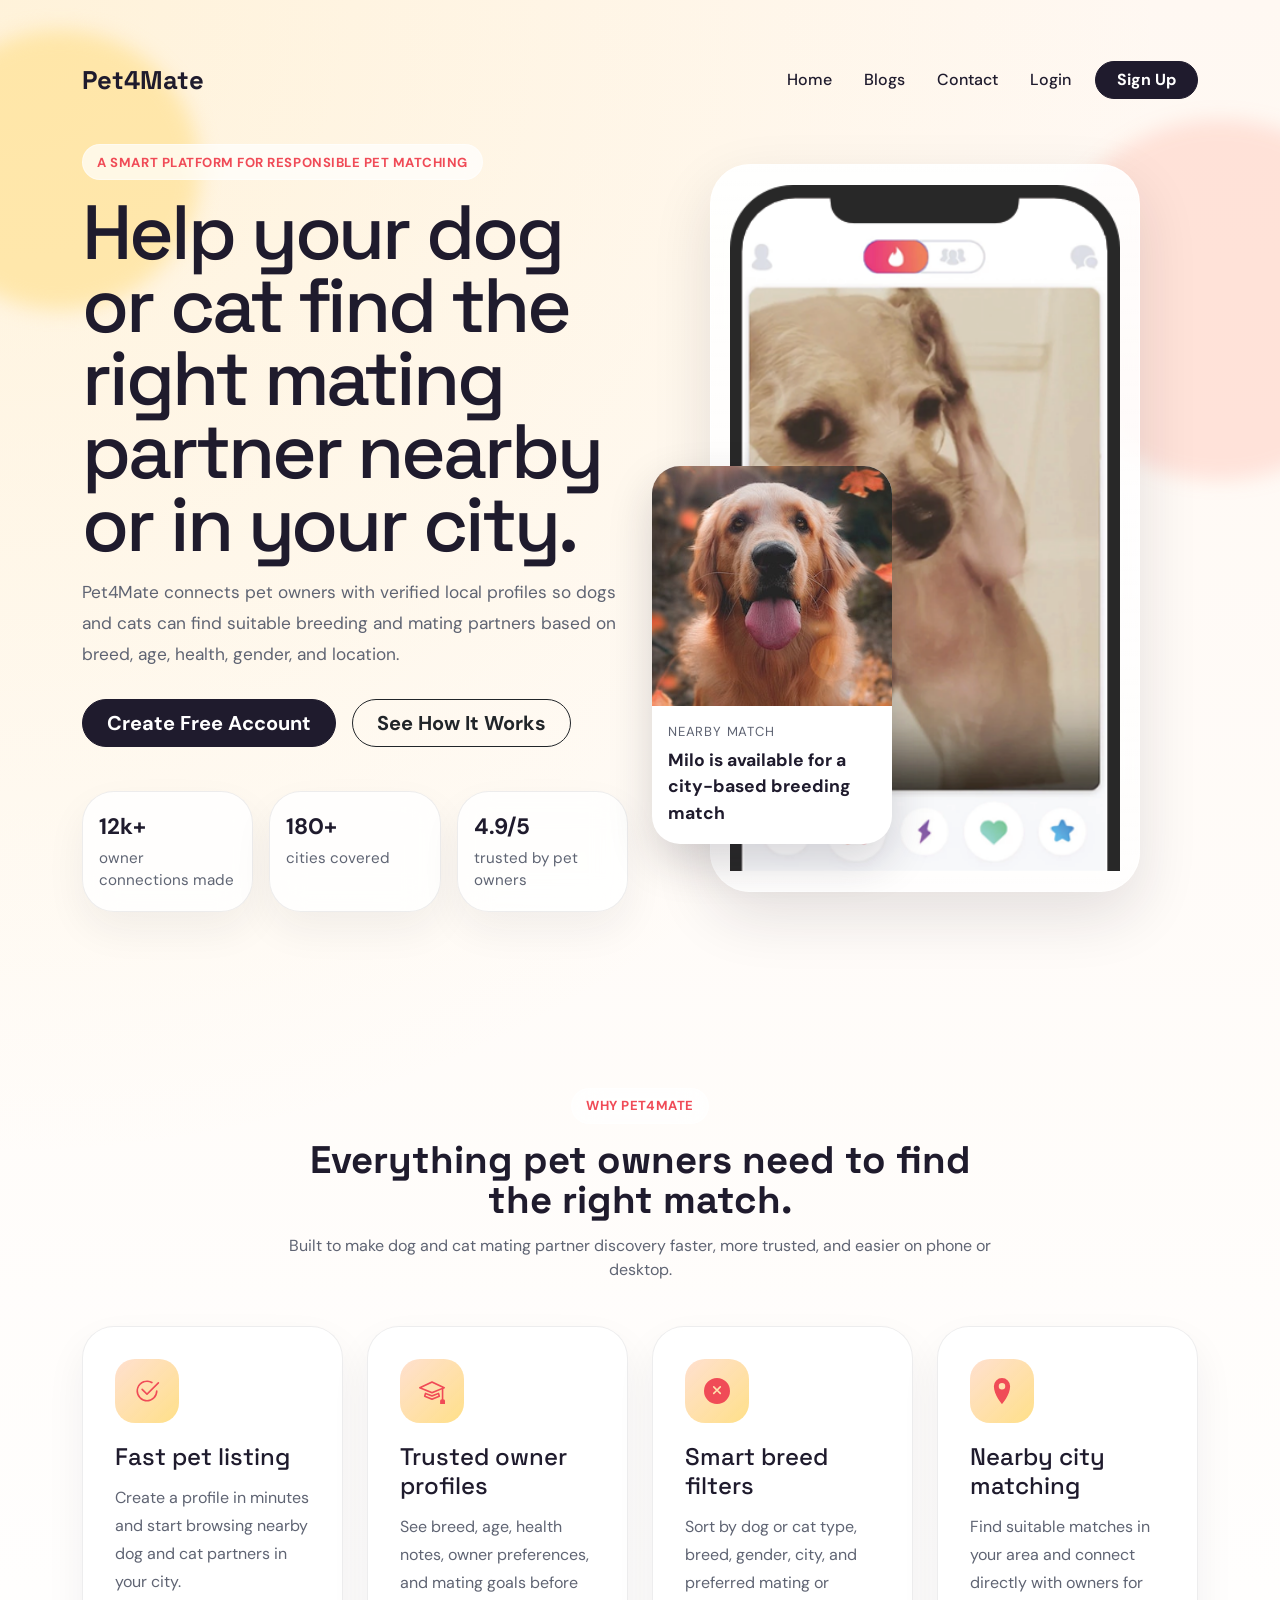
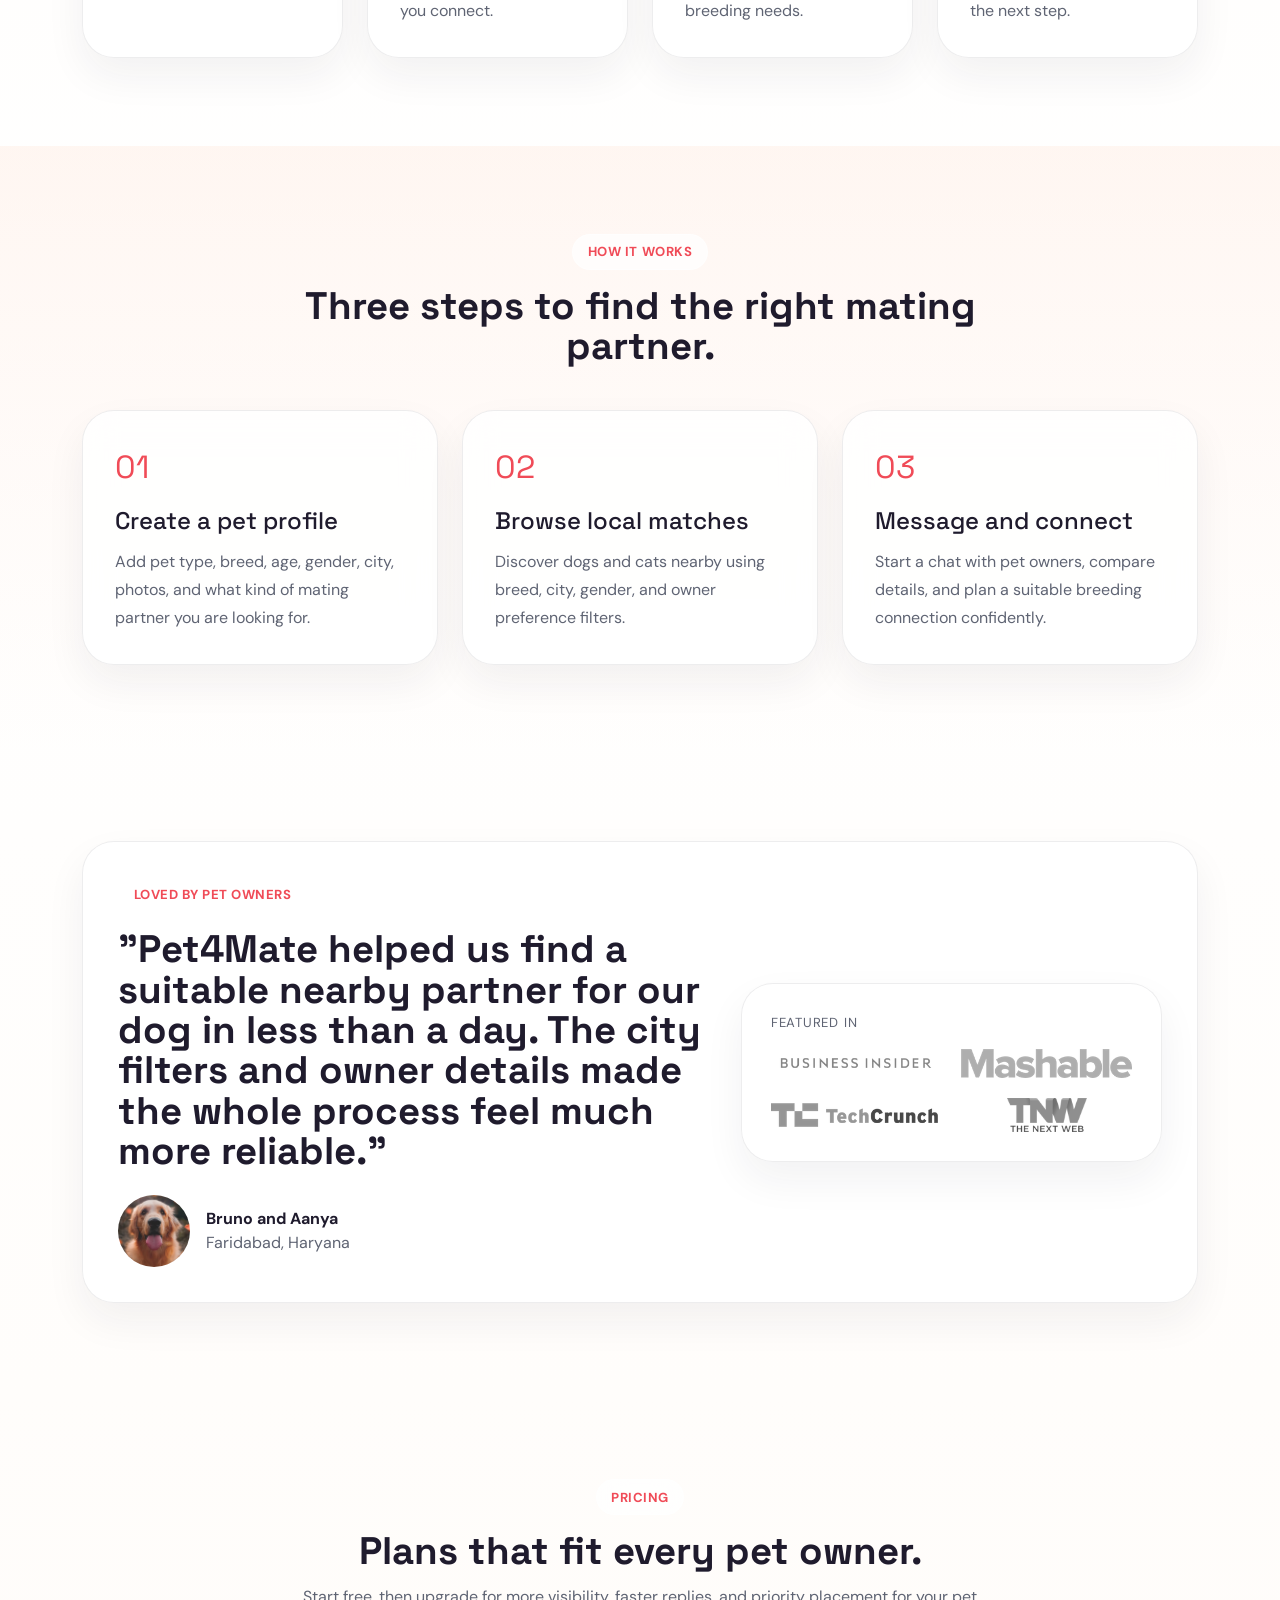
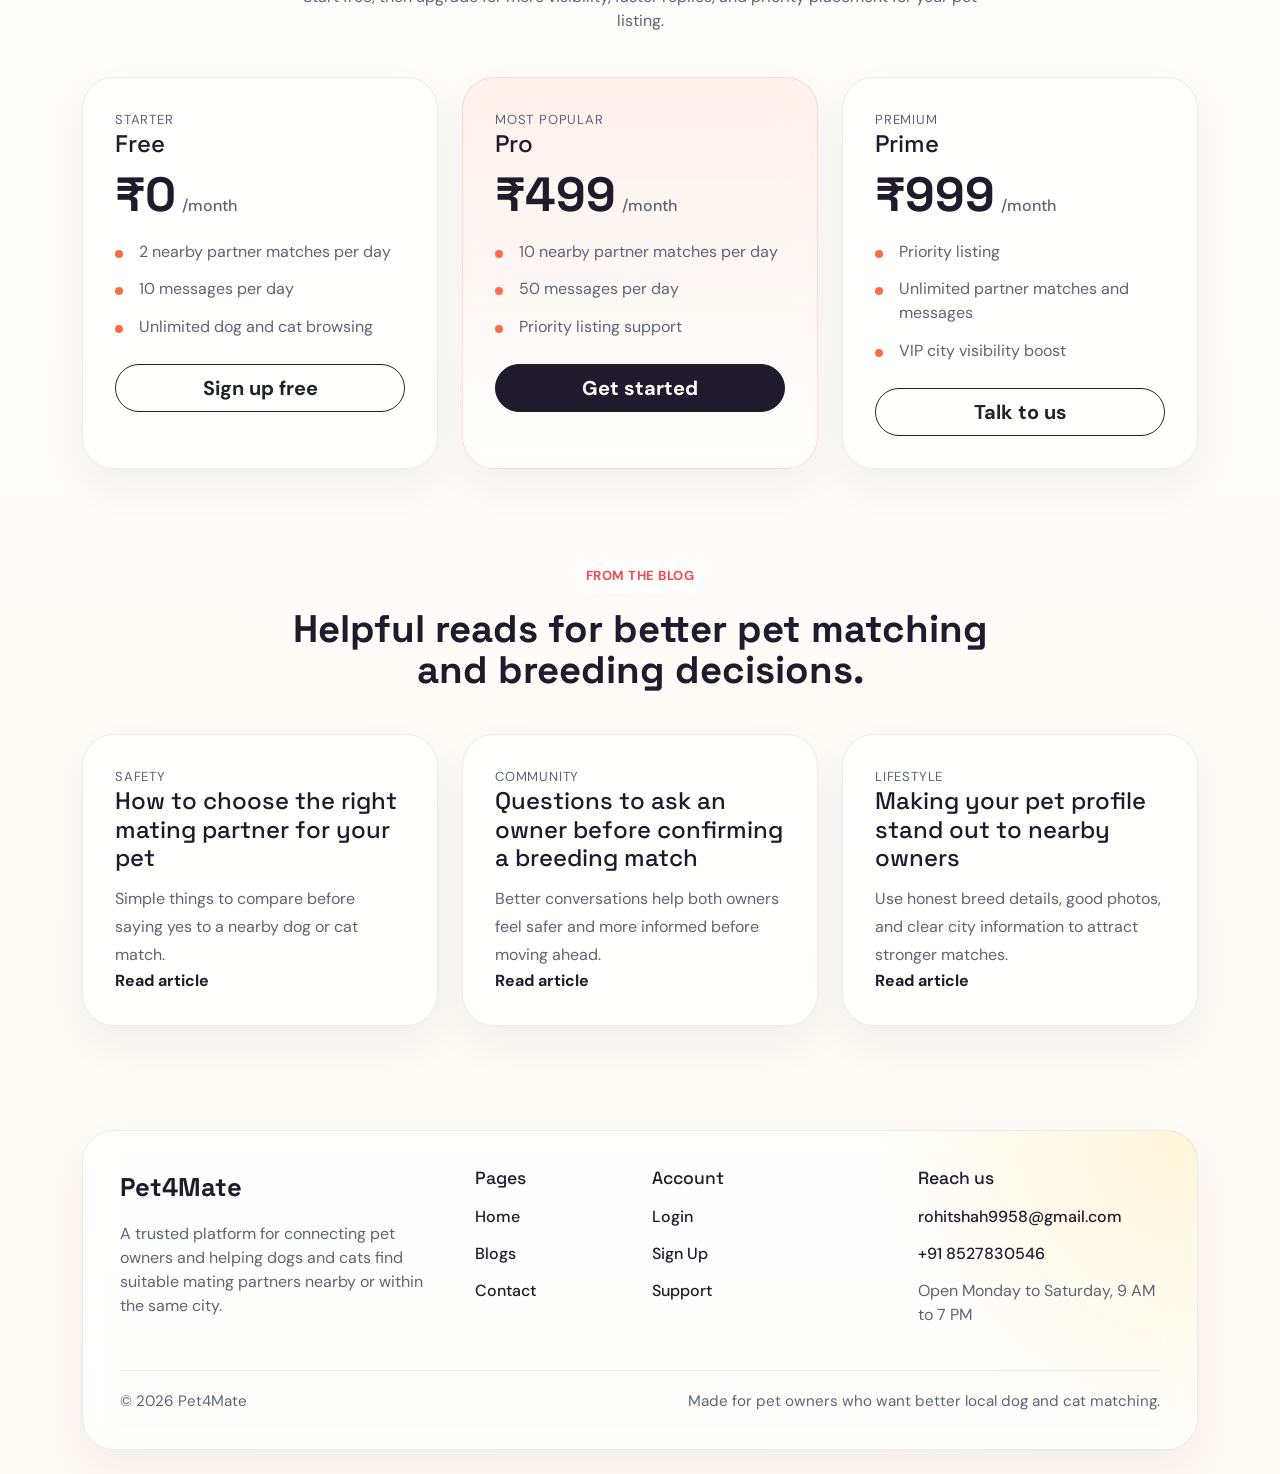
<file: index.html>
<!DOCTYPE html>
<html lang="en">
  <head>
    <meta charset="UTF-8" />
    <meta name="viewport" content="width=device-width, initial-scale=1.0" />
    <title>Pet4Mate | Find Nearby Dog and Cat Mating Partners</title>
    <link rel="preconnect" href="https://fonts.googleapis.com" />
    <link rel="preconnect" href="https://fonts.gstatic.com" crossorigin />
    <link
      href="https://fonts.googleapis.com/css2?family=DM+Sans:wght@400;500;700&family=Space+Grotesk:wght@500;700&display=swap"
      rel="stylesheet"
    />
    <link
      href="https://cdn.jsdelivr.net/npm/bootstrap@5.3.7/dist/css/bootstrap.min.css"
      rel="stylesheet"
    />
    <link rel="stylesheet" href="./style.css" />
  </head>
  <body>
    <section class="hero-section">
      <div class="hero-glow hero-glow-one"></div>
      <div class="hero-glow hero-glow-two"></div>
      <div class="container py-4 py-lg-5">
        <nav class="navbar navbar-expand-lg px-0">
          <a class="navbar-brand brand-mark" href="./index.html">Pet4Mate</a>
          <button
            class="navbar-toggler custom-toggler border-0 shadow-none"
            type="button"
            data-bs-toggle="collapse"
            data-bs-target="#mainNav"
            aria-controls="mainNav"
            aria-expanded="false"
            aria-label="Toggle navigation"
          >
            <span class="menu-icon">
              <span></span>
              <span></span>
              <span></span>
            </span>
          </button>
          <div id="mainNav" class="collapse navbar-collapse">
            <ul class="navbar-nav ms-auto align-items-lg-center gap-lg-3">
              <li class="nav-item"><a class="nav-link" href="./index.html">Home</a></li>
              <li class="nav-item"><a class="nav-link" href="./blogs.html">Blogs</a></li>
              <li class="nav-item"><a class="nav-link" href="./contact.html">Contact</a></li>
              <li class="nav-item"><a class="nav-link" href="./login.html">Login</a></li>
              <li class="nav-item">
                <a class="btn btn-dark rounded-pill nav-cta" href="./signup.html">Sign Up</a>
              </li>
            </ul>
          </div>
        </nav>

        <div class="row align-items-center hero-content gy-5">
          <div class="col-lg-6">
            <span class="eyebrow">A smart platform for responsible pet matching</span>
            <h1 class="hero-title">Help your dog or cat find the right mating partner nearby or in your city.</h1>
            <p class="hero-copy">
              Pet4Mate connects pet owners with verified local profiles so dogs
              and cats can find suitable breeding and mating partners based on
              breed, age, health, gender, and location.
            </p>
            <div class="hero-actions d-flex flex-column flex-sm-row gap-3">
              <a class="btn btn-dark btn-lg rounded-pill px-4" href="./signup.html">Create Free Account</a>
              <a class="btn btn-outline-dark btn-lg rounded-pill px-4" href="#how-it-works">See How It Works</a>
            </div>
            <div class="hero-stats row g-3">
              <div class="col-sm-4">
                <div class="stat-card">
                  <strong>12k+</strong>
                  <span>owner connections made</span>
                </div>
              </div>
              <div class="col-sm-4">
                <div class="stat-card">
                  <strong>180+</strong>
                  <span>cities covered</span>
                </div>
              </div>
              <div class="col-sm-4">
                <div class="stat-card">
                  <strong>4.9/5</strong>
                  <span>trusted by pet owners</span>
                </div>
              </div>
            </div>
          </div>

          <div class="col-lg-6">
            <div class="hero-visual">
              <div class="phone-shell">
                <img src="./Assets/iphone.png" alt="Pet4Mate app preview on phone" />
              </div>
              <div class="hero-photo-card">
                <img src="./Assets/dog-img.jpg" alt="Happy dog profile for mating match" />
                <div class="photo-badge">
                  <span>Nearby match</span>
                  <strong>Milo is available for a city-based breeding match</strong>
                </div>
              </div>
            </div>
          </div>
        </div>
      </div>
    </section>

    <section id="features" class="section-space">
      <div class="container">
        <div class="section-heading text-center">
          <span class="section-tag">Why Pet4Mate</span>
          <h2>Everything pet owners need to find the right match.</h2>
          <p>
            Built to make dog and cat mating partner discovery faster, more
            trusted, and easier on phone or desktop.
          </p>
        </div>

        <div class="row g-4">
          <div class="col-md-6 col-xl-3">
            <article class="feature-card h-100">
              <div class="feature-icon">
                <svg xmlns="http://www.w3.org/2000/svg" width="26" height="26" fill="currentColor" viewBox="0 0 16 16">
                  <path d="M2.5 8a5.5 5.5 0 0 1 8.25-4.764.5.5 0 0 0 .5-.866A6.5 6.5 0 1 0 14.5 8a.5.5 0 0 0-1 0 5.5 5.5 0 1 1-11 0z" />
                  <path d="M15.354 3.354a.5.5 0 0 0-.708-.708L8 9.293 5.354 6.646a.5.5 0 1 0-.708.708l3 3a.5.5 0 0 0 .708 0l7-7z" />
                </svg>
              </div>
              <h3>Fast pet listing</h3>
              <p>Create a profile in minutes and start browsing nearby dog and cat partners in your city.</p>
            </article>
          </div>
          <div class="col-md-6 col-xl-3">
            <article class="feature-card h-100">
              <div class="feature-icon">
                <svg xmlns="http://www.w3.org/2000/svg" width="26" height="26" fill="currentColor" viewBox="0 0 16 16">
                  <path d="M8.211 2.047a.5.5 0 0 0-.422 0l-7.5 3.5a.5.5 0 0 0 .025.917l7.5 3a.5.5 0 0 0 .372 0L14 7.14V13a1 1 0 0 0-1 1v2h3v-2a1 1 0 0 0-1-1V6.739l.686-.275a.5.5 0 0 0 .025-.917l-7.5-3.5ZM8 8.46 1.758 5.965 8 3.052l6.242 2.913L8 8.46Z" />
                  <path d="M4.176 9.032a.5.5 0 0 0-.656.327l-.5 1.7a.5.5 0 0 0 .294.605l4.5 1.8a.5.5 0 0 0 .372 0l4.5-1.8a.5.5 0 0 0 .294-.605l-.5-1.7a.5.5 0 0 0-.656-.327L8 10.466 4.176 9.032Zm-.068 1.873.22-.748 3.496 1.311a.5.5 0 0 0 .352 0l3.496-1.311.22.748L8 12.46l-3.892-1.556Z" />
                </svg>
              </div>
              <h3>Trusted owner profiles</h3>
              <p>See breed, age, health notes, owner preferences, and mating goals before you connect.</p>
            </article>
          </div>
          <div class="col-md-6 col-xl-3">
            <article class="feature-card h-100">
              <div class="feature-icon">
                <svg xmlns="http://www.w3.org/2000/svg" width="26" height="26" fill="currentColor" viewBox="0 0 16 16">
                  <path d="M16 8A8 8 0 1 1 0 8a8 8 0 0 1 16 0ZM6.354 5.146a.5.5 0 1 0-.708.708L7.293 7.5 5.646 9.146a.5.5 0 1 0 .708.708L8 8.207l1.646 1.647a.5.5 0 0 0 .708-.708L8.707 7.5l1.647-1.646a.5.5 0 0 0-.708-.708L8 6.793 6.354 5.146Z" />
                </svg>
              </div>
              <h3>Smart breed filters</h3>
              <p>Sort by dog or cat type, breed, gender, city, and preferred mating or breeding needs.</p>
            </article>
          </div>
          <div class="col-md-6 col-xl-3">
            <article class="feature-card h-100">
              <div class="feature-icon">
                <svg xmlns="http://www.w3.org/2000/svg" width="26" height="26" fill="currentColor" viewBox="0 0 16 16">
                  <path d="M8 0a5 5 0 0 0-5 5c0 5.523 5 11 5 11s5-5.477 5-11a5 5 0 0 0-5-5Zm0 7a2 2 0 1 1 0-4 2 2 0 0 1 0 4Z" />
                </svg>
              </div>
              <h3>Nearby city matching</h3>
              <p>Find suitable matches in your area and connect directly with owners for the next step.</p>
            </article>
          </div>
        </div>
      </div>
    </section>

    <section id="how-it-works" class="section-space section-soft">
      <div class="container">
        <div class="section-heading text-center">
          <span class="section-tag">How it works</span>
          <h2>Three steps to find the right mating partner.</h2>
        </div>
        <div class="row g-4">
          <div class="col-md-4">
            <article class="step-card h-100">
              <div class="step-number">01</div>
              <h3>Create a pet profile</h3>
              <p>Add pet type, breed, age, gender, city, photos, and what kind of mating partner you are looking for.</p>
            </article>
          </div>
          <div class="col-md-4">
            <article class="step-card h-100">
              <div class="step-number">02</div>
              <h3>Browse local matches</h3>
              <p>Discover dogs and cats nearby using breed, city, gender, and owner preference filters.</p>
            </article>
          </div>
          <div class="col-md-4">
            <article class="step-card h-100">
              <div class="step-number">03</div>
              <h3>Message and connect</h3>
              <p>Start a chat with pet owners, compare details, and plan a suitable breeding connection confidently.</p>
            </article>
          </div>
        </div>
      </div>
    </section>

    <section id="testimonial" class="section-space">
      <div class="container">
        <div class="testimonial-card">
          <div class="row align-items-center g-4">
            <div class="col-lg-7">
              <span class="section-tag">Loved by pet owners</span>
              <h2>
                "Pet4Mate helped us find a suitable nearby partner for our dog in less than a day.
                The city filters and owner details made the whole process feel much more reliable."
              </h2>
              <div class="testimonial-person">
                <img src="./Assets/dog-img.jpg" alt="Pet profile picture" />
                <div>
                  <strong>Bruno and Aanya</strong>
                  <span>Faridabad, Haryana</span>
                </div>
              </div>
            </div>
            <div class="col-lg-5">
              <div class="partners-panel">
                <p>Featured in</p>
                <div class="partners-grid">
                  <img src="./Assets/bizinsider.png" alt="Business Insider logo" />
                  <img src="./Assets/mashable.png" alt="Mashable logo" />
                  <img src="./Assets/techcrunch.png" alt="TechCrunch logo" />
                  <img src="./Assets/tnw.png" alt="The Next Web logo" />
                </div>
              </div>
            </div>
          </div>
        </div>
      </div>
    </section>

    <section id="pricing" class="section-space">
      <div class="container">
        <div class="section-heading text-center">
          <span class="section-tag">Pricing</span>
          <h2>Plans that fit every pet owner.</h2>
          <p>Start free, then upgrade for more visibility, faster replies, and priority placement for your pet listing.</p>
        </div>

        <div class="row g-4 justify-content-center">
          <div class="col-md-6 col-xl-4">
            <div class="pricing-card h-100">
              <span class="pricing-label">Starter</span>
              <h3>Free</h3>
              <p class="price-value">&#8377;0<span>/month</span></p>
              <ul class="pricing-list">
                <li>2 nearby partner matches per day</li>
                <li>10 messages per day</li>
                <li>Unlimited dog and cat browsing</li>
              </ul>
              <a class="btn btn-outline-dark btn-lg rounded-pill w-100" href="./signup.html">Sign up free</a>
            </div>
          </div>
          <div class="col-md-6 col-xl-4">
            <div class="pricing-card featured h-100">
              <span class="pricing-label">Most Popular</span>
              <h3>Pro</h3>
              <p class="price-value">&#8377;499<span>/month</span></p>
              <ul class="pricing-list">
                <li>10 nearby partner matches per day</li>
                <li>50 messages per day</li>
                <li>Priority listing support</li>
              </ul>
              <a class="btn btn-dark btn-lg rounded-pill w-100" href="./contact.html">Get started</a>
            </div>
          </div>
          <div class="col-md-6 col-xl-4">
            <div class="pricing-card h-100">
              <span class="pricing-label">Premium</span>
              <h3>Prime</h3>
              <p class="price-value">&#8377;999<span>/month</span></p>
              <ul class="pricing-list">
                <li>Priority listing</li>
                <li>Unlimited partner matches and messages</li>
                <li>VIP city visibility boost</li>
              </ul>
              <a class="btn btn-outline-dark btn-lg rounded-pill w-100" href="./contact.html">Talk to us</a>
            </div>
          </div>
        </div>
      </div>
    </section>

    <section class="section-space pt-0">
      <div class="container">
        <div class="section-heading text-center">
          <span class="section-tag">From the blog</span>
          <h2>Helpful reads for better pet matching and breeding decisions.</h2>
        </div>
        <div class="row g-4">
          <div class="col-md-6 col-xl-4">
            <article class="blog-card h-100">
              <span class="blog-kicker">Safety</span>
              <h3>How to choose the right mating partner for your pet</h3>
              <p>Simple things to compare before saying yes to a nearby dog or cat match.</p>
              <a href="./blogs.html" class="text-link">Read article</a>
            </article>
          </div>
          <div class="col-md-6 col-xl-4">
            <article class="blog-card h-100">
              <span class="blog-kicker">Community</span>
              <h3>Questions to ask an owner before confirming a breeding match</h3>
              <p>Better conversations help both owners feel safer and more informed before moving ahead.</p>
              <a href="./blogs.html" class="text-link">Read article</a>
            </article>
          </div>
          <div class="col-md-6 col-xl-4">
            <article class="blog-card h-100">
              <span class="blog-kicker">Lifestyle</span>
              <h3>Making your pet profile stand out to nearby owners</h3>
              <p>Use honest breed details, good photos, and clear city information to attract stronger matches.</p>
              <a href="./blogs.html" class="text-link">Read article</a>
            </article>
          </div>
        </div>
      </div>
    </section>

    <section class="footer-section pb-4">
      <div class="container">
        <div class="footer-card">
          <div class="row g-4">
            <div class="col-lg-4">
              <a class="brand-mark d-inline-block mb-3" href="./index.html">Pet4Mate</a>
              <p>
                A trusted platform for connecting pet owners and helping dogs and
                cats find suitable mating partners nearby or within the same city.
              </p>
            </div>
            <div class="col-sm-6 col-lg-2">
              <h3 class="footer-title">Pages</h3>
              <div class="footer-links footer-links-column">
                <a href="./index.html">Home</a>
                <a href="./blogs.html">Blogs</a>
                <a href="./contact.html">Contact</a>
              </div>
            </div>
            <div class="col-sm-6 col-lg-3">
              <h3 class="footer-title">Account</h3>
              <div class="footer-links footer-links-column">
                <a href="./login.html">Login</a>
                <a href="./signup.html">Sign Up</a>
                <a href="./contact.html">Support</a>
              </div>
            </div>
            <div class="col-lg-3">
              <h3 class="footer-title">Reach us</h3>
              <div class="footer-links footer-links-column">
                <a href="mailto:rohitshah9958@gmail.com">rohitshah9958@gmail.com</a>
                <a href="tel:+919999999999">+91 8527830546</a>
                <span class="footer-note">Open Monday to Saturday, 9 AM to 7 PM</span>
              </div>
            </div>
          </div>
          <div class="footer-bottom">
            <span>&copy; 2026 Pet4Mate</span>
            <span>Made for pet owners who want better local dog and cat matching.</span>
          </div>
        </div>
      </div>
    </section>

    <script src="https://cdn.jsdelivr.net/npm/bootstrap@5.3.7/dist/js/bootstrap.bundle.min.js"></script>
    <script src="./index.js"></script>
  </body>
</html>
</file>
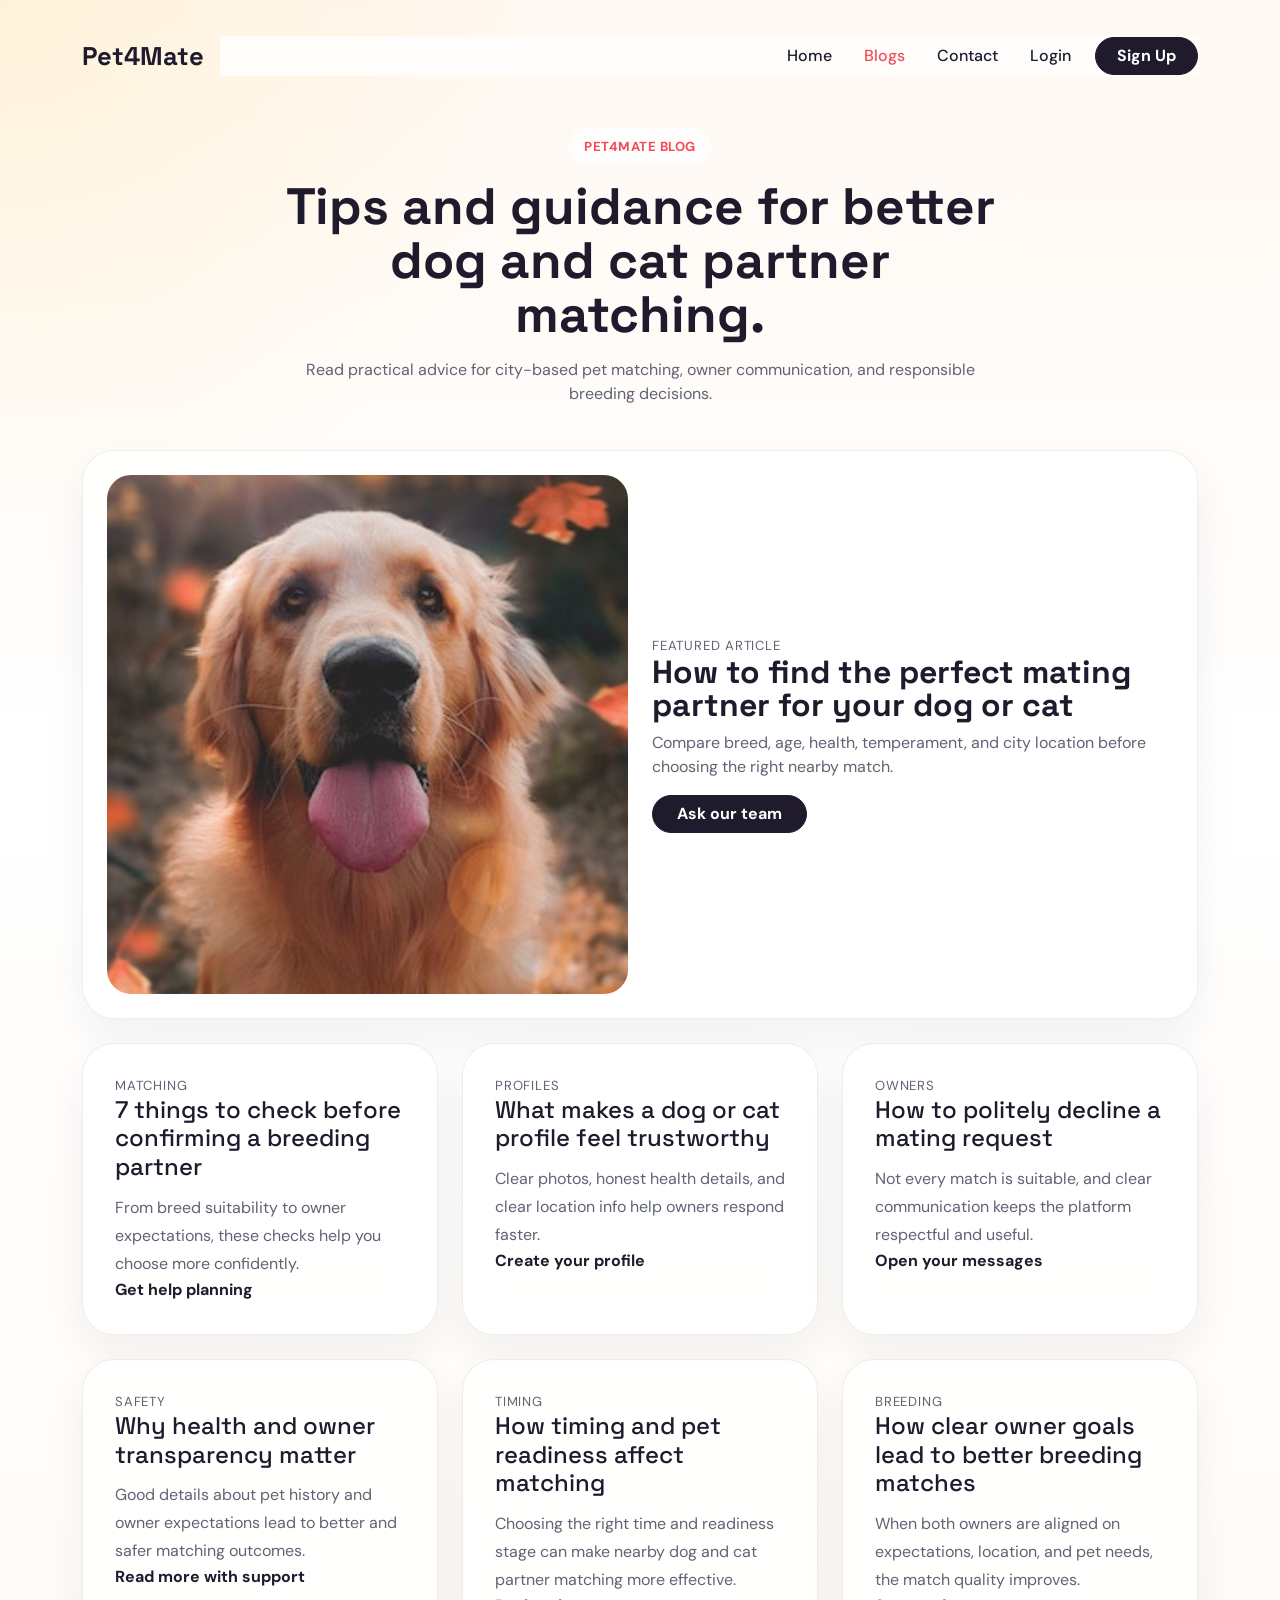
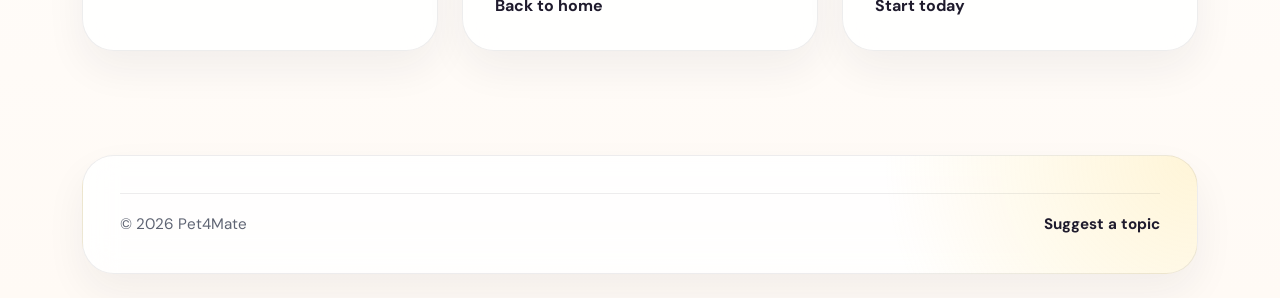
<file: blogs.html>
<!DOCTYPE html>
<html lang="en">
  <head>
    <meta charset="UTF-8" />
    <meta name="viewport" content="width=device-width, initial-scale=1.0" />
    <title>Blogs | Pet4Mate</title>
    <link rel="preconnect" href="https://fonts.googleapis.com" />
    <link rel="preconnect" href="https://fonts.gstatic.com" crossorigin />
    <link
      href="https://fonts.googleapis.com/css2?family=DM+Sans:wght@400;500;700&family=Space+Grotesk:wght@500;700&display=swap"
      rel="stylesheet"
    />
    <link
      href="https://cdn.jsdelivr.net/npm/bootstrap@5.3.7/dist/css/bootstrap.min.css"
      rel="stylesheet"
    />
    <link rel="stylesheet" href="./style.css" />
  </head>
  <body class="inner-page">
    <div class="container py-4">
      <nav class="navbar navbar-expand-lg px-0">
        <a class="navbar-brand brand-mark" href="./index.html">Pet4Mate</a>
        <button
          class="navbar-toggler custom-toggler border-0 shadow-none"
          type="button"
          data-bs-toggle="collapse"
          data-bs-target="#mainNav"
          aria-controls="mainNav"
          aria-expanded="false"
          aria-label="Toggle navigation"
        >
          <span class="menu-icon"><span></span><span></span><span></span></span>
        </button>
        <div id="mainNav" class="collapse navbar-collapse">
          <ul class="navbar-nav ms-auto align-items-lg-center gap-lg-3">
            <li class="nav-item"><a class="nav-link" href="./index.html">Home</a></li>
            <li class="nav-item"><a class="nav-link active-link" href="./blogs.html">Blogs</a></li>
            <li class="nav-item"><a class="nav-link" href="./contact.html">Contact</a></li>
            <li class="nav-item"><a class="nav-link" href="./login.html">Login</a></li>
            <li class="nav-item"><a class="btn btn-dark rounded-pill nav-cta" href="./signup.html">Sign Up</a></li>
          </ul>
        </div>
      </nav>
    </div>

    <main class="section-space pt-3">
      <div class="container">
        <div class="section-heading text-center">
          <span class="section-tag">Pet4Mate Blog</span>
          <h1 class="inner-title inner-title-centered">Tips and guidance for better dog and cat partner matching.</h1>
          <p>Read practical advice for city-based pet matching, owner communication, and responsible breeding decisions.</p>
        </div>

        <section class="feature-story mb-4">
          <div class="row g-4 align-items-center">
            <div class="col-lg-6">
              <img class="feature-story-image" src="./Assets/dog-img.jpg" alt="Featured pet blog story" />
            </div>
            <div class="col-lg-6">
              <span class="blog-kicker">Featured article</span>
              <h2>How to find the perfect mating partner for your dog or cat</h2>
              <p>
                Compare breed, age, health, temperament, and city location before
                choosing the right nearby match.
              </p>
              <a href="./contact.html" class="btn btn-dark rounded-pill px-4">Ask our team</a>
            </div>
          </div>
        </section>

        <div class="row g-4">
          <div class="col-md-6 col-xl-4">
            <article class="blog-card h-100">
              <span class="blog-kicker">Matching</span>
              <h3>7 things to check before confirming a breeding partner</h3>
              <p>From breed suitability to owner expectations, these checks help you choose more confidently.</p>
              <a class="text-link" href="./contact.html">Get help planning</a>
            </article>
          </div>
          <div class="col-md-6 col-xl-4">
            <article class="blog-card h-100">
              <span class="blog-kicker">Profiles</span>
              <h3>What makes a dog or cat profile feel trustworthy</h3>
              <p>Clear photos, honest health details, and clear location info help owners respond faster.</p>
              <a class="text-link" href="./signup.html">Create your profile</a>
            </article>
          </div>
          <div class="col-md-6 col-xl-4">
            <article class="blog-card h-100">
              <span class="blog-kicker">Owners</span>
              <h3>How to politely decline a mating request</h3>
              <p>Not every match is suitable, and clear communication keeps the platform respectful and useful.</p>
              <a class="text-link" href="./login.html">Open your messages</a>
            </article>
          </div>
          <div class="col-md-6 col-xl-4">
            <article class="blog-card h-100">
              <span class="blog-kicker">Safety</span>
              <h3>Why health and owner transparency matter</h3>
              <p>Good details about pet history and owner expectations lead to better and safer matching outcomes.</p>
              <a class="text-link" href="./contact.html">Read more with support</a>
            </article>
          </div>
          <div class="col-md-6 col-xl-4">
            <article class="blog-card h-100">
              <span class="blog-kicker">Timing</span>
              <h3>How timing and pet readiness affect matching</h3>
              <p>Choosing the right time and readiness stage can make nearby dog and cat partner matching more effective.</p>
              <a class="text-link" href="./index.html">Back to home</a>
            </article>
          </div>
          <div class="col-md-6 col-xl-4">
            <article class="blog-card h-100">
              <span class="blog-kicker">Breeding</span>
              <h3>How clear owner goals lead to better breeding matches</h3>
              <p>When both owners are aligned on expectations, location, and pet needs, the match quality improves.</p>
              <a class="text-link" href="./signup.html">Start today</a>
            </article>
          </div>
        </div>
      </div>
    </main>

    <section class="footer-section pb-4">
      <div class="container">
        <div class="footer-card">
          <div class="footer-bottom footer-bottom-single">
            <span>&copy; 2026 Pet4Mate</span>
            <span><a class="text-link" href="./contact.html">Suggest a topic</a></span>
          </div>
        </div>
      </div>
    </section>

    <script src="https://cdn.jsdelivr.net/npm/bootstrap@5.3.7/dist/js/bootstrap.bundle.min.js"></script>
    <script src="./index.js"></script>
  </body>
</html>
</file>
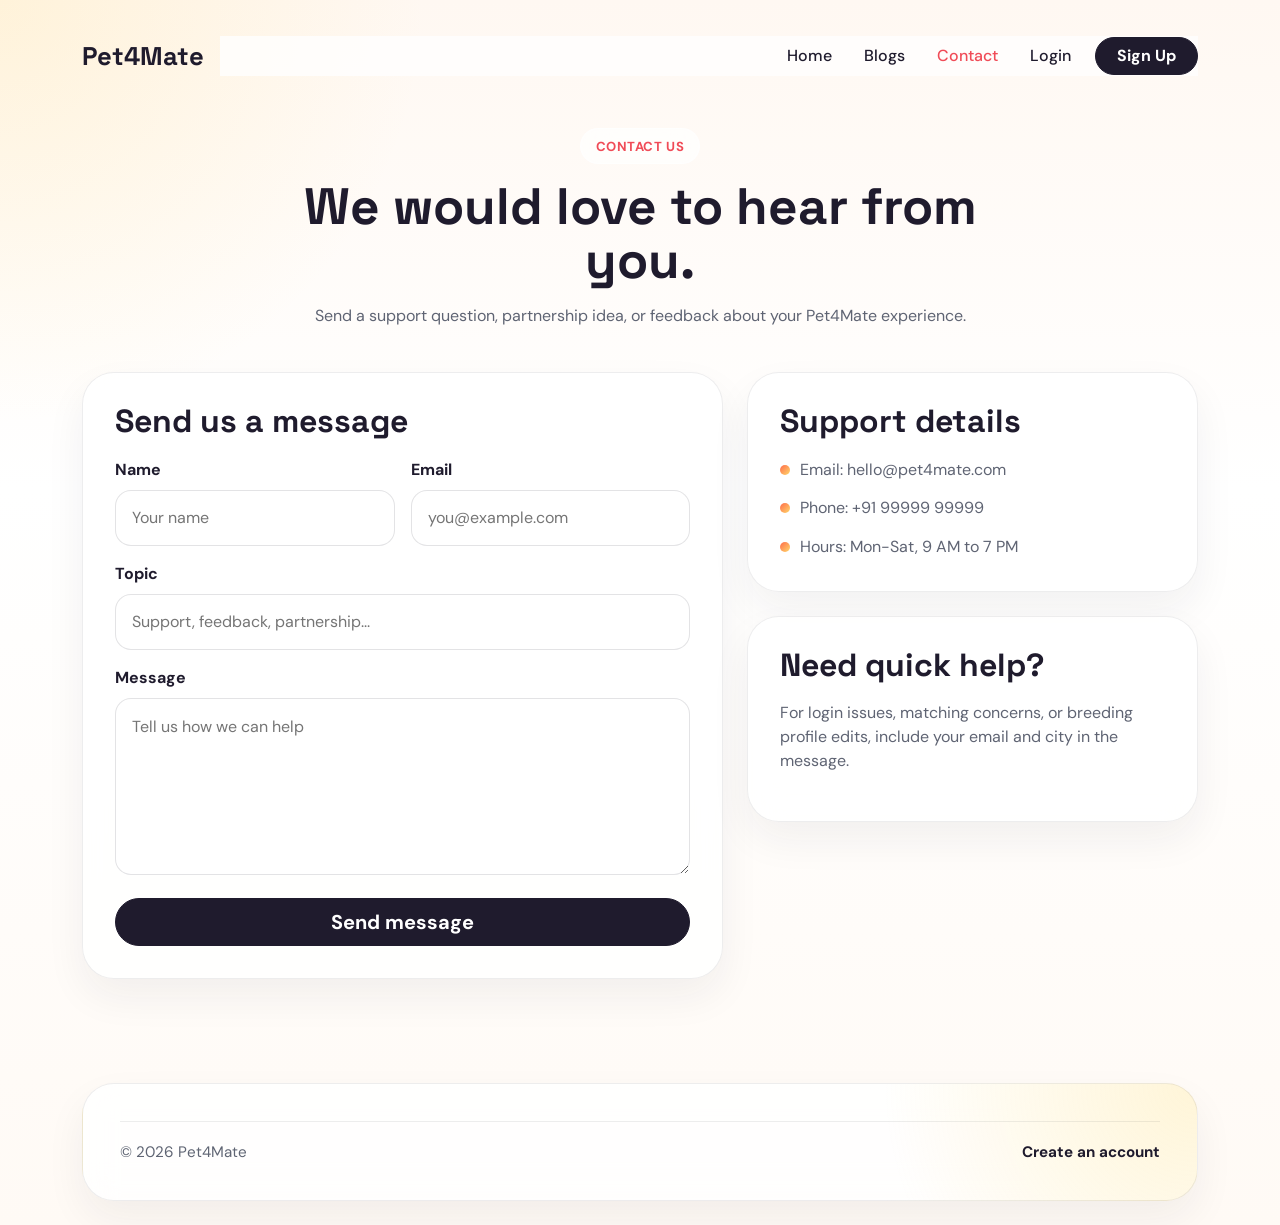
<file: contact.html>
<!DOCTYPE html>
<html lang="en">
  <head>
    <meta charset="UTF-8" />
    <meta name="viewport" content="width=device-width, initial-scale=1.0" />
    <title>Contact Us | Pet4Mate</title>
    <link rel="preconnect" href="https://fonts.googleapis.com" />
    <link rel="preconnect" href="https://fonts.gstatic.com" crossorigin />
    <link
      href="https://fonts.googleapis.com/css2?family=DM+Sans:wght@400;500;700&family=Space+Grotesk:wght@500;700&display=swap"
      rel="stylesheet"
    />
    <link
      href="https://cdn.jsdelivr.net/npm/bootstrap@5.3.7/dist/css/bootstrap.min.css"
      rel="stylesheet"
    />
    <link rel="stylesheet" href="./style.css" />
  </head>
  <body class="inner-page">
    <div class="container py-4">
      <nav class="navbar navbar-expand-lg px-0">
        <a class="navbar-brand brand-mark" href="./index.html">Pet4Mate</a>
        <button
          class="navbar-toggler custom-toggler border-0 shadow-none"
          type="button"
          data-bs-toggle="collapse"
          data-bs-target="#mainNav"
          aria-controls="mainNav"
          aria-expanded="false"
          aria-label="Toggle navigation"
        >
          <span class="menu-icon"><span></span><span></span><span></span></span>
        </button>
        <div id="mainNav" class="collapse navbar-collapse">
          <ul class="navbar-nav ms-auto align-items-lg-center gap-lg-3">
            <li class="nav-item"><a class="nav-link" href="./index.html">Home</a></li>
            <li class="nav-item"><a class="nav-link" href="./blogs.html">Blogs</a></li>
            <li class="nav-item"><a class="nav-link active-link" href="./contact.html">Contact</a></li>
            <li class="nav-item"><a class="nav-link" href="./login.html">Login</a></li>
            <li class="nav-item"><a class="btn btn-dark rounded-pill nav-cta" href="./signup.html">Sign Up</a></li>
          </ul>
        </div>
      </nav>
    </div>

    <main class="section-space pt-3">
      <div class="container">
        <div class="section-heading text-center">
          <span class="section-tag">Contact us</span>
          <h1 class="inner-title inner-title-centered">We would love to hear from you.</h1>
          <p>Send a support question, partnership idea, or feedback about your Pet4Mate experience.</p>
        </div>

        <div class="row g-4">
          <div class="col-lg-7">
            <section class="form-card h-100">
              <h2>Send us a message</h2>
              <form class="app-form" action="./contact.html">
                <div class="two-col">
                  <div>
                    <label for="contactName">Name</label>
                    <input id="contactName" type="text" placeholder="Your name" required />
                  </div>
                  <div>
                    <label for="contactEmail">Email</label>
                    <input id="contactEmail" type="email" placeholder="you@example.com" required />
                  </div>
                </div>
                <label for="contactTopic">Topic</label>
                <input id="contactTopic" type="text" placeholder="Support, feedback, partnership..." required />

                <label for="contactMessage">Message</label>
                <textarea id="contactMessage" rows="6" placeholder="Tell us how we can help" required></textarea>

                <button class="btn btn-dark btn-lg rounded-pill w-100" type="submit">Send message</button>
              </form>
            </section>
          </div>
          <div class="col-lg-5">
            <div class="stack-grid">
              <section class="info-panel">
                <h2>Support details</h2>
                <div class="mini-list">
                  <span>Email: hello@pet4mate.com</span>
                  <span>Phone: +91 99999 99999</span>
                  <span>Hours: Mon-Sat, 9 AM to 7 PM</span>
                </div>
              </section>
              <section class="info-panel">
                <h2>Need quick help?</h2>
                <p>For login issues, matching concerns, or breeding profile edits, include your email and city in the message.</p>
              </section>
            </div>
          </div>
        </div>
      </div>
    </main>

    <section class="footer-section pb-4">
      <div class="container">
        <div class="footer-card">
          <div class="footer-bottom footer-bottom-single">
            <span>&copy; 2026 Pet4Mate</span>
            <span><a class="text-link" href="./signup.html">Create an account</a></span>
          </div>
        </div>
      </div>
    </section>

    <script src="https://cdn.jsdelivr.net/npm/bootstrap@5.3.7/dist/js/bootstrap.bundle.min.js"></script>
    <script src="./index.js"></script>
  </body>
</html>
</file>
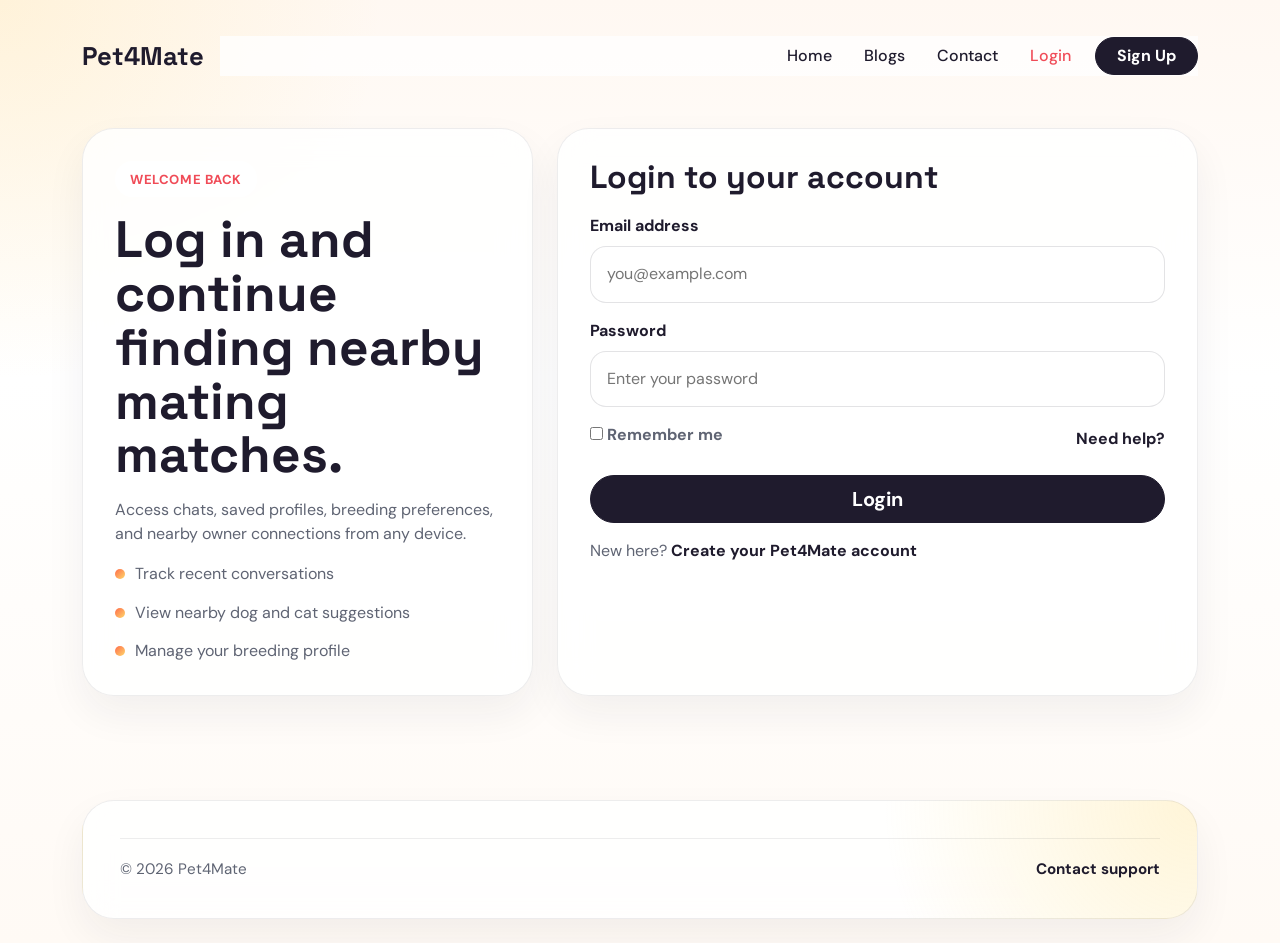
<file: login.html>
<!DOCTYPE html>
<html lang="en">
  <head>
    <meta charset="UTF-8" />
    <meta name="viewport" content="width=device-width, initial-scale=1.0" />
    <title>Login | Pet4Mate</title>
    <link rel="preconnect" href="https://fonts.googleapis.com" />
    <link rel="preconnect" href="https://fonts.gstatic.com" crossorigin />
    <link
      href="https://fonts.googleapis.com/css2?family=DM+Sans:wght@400;500;700&family=Space+Grotesk:wght@500;700&display=swap"
      rel="stylesheet"
    />
    <link
      href="https://cdn.jsdelivr.net/npm/bootstrap@5.3.7/dist/css/bootstrap.min.css"
      rel="stylesheet"
    />
    <link rel="stylesheet" href="./style.css" />
  </head>
  <body class="inner-page">
    <div class="container py-4">
      <nav class="navbar navbar-expand-lg px-0">
        <a class="navbar-brand brand-mark" href="./index.html">Pet4Mate</a>
        <button
          class="navbar-toggler custom-toggler border-0 shadow-none"
          type="button"
          data-bs-toggle="collapse"
          data-bs-target="#mainNav"
          aria-controls="mainNav"
          aria-expanded="false"
          aria-label="Toggle navigation"
        >
          <span class="menu-icon"><span></span><span></span><span></span></span>
        </button>
        <div id="mainNav" class="collapse navbar-collapse">
          <ul class="navbar-nav ms-auto align-items-lg-center gap-lg-3">
            <li class="nav-item"><a class="nav-link" href="./index.html">Home</a></li>
            <li class="nav-item"><a class="nav-link" href="./blogs.html">Blogs</a></li>
            <li class="nav-item"><a class="nav-link" href="./contact.html">Contact</a></li>
            <li class="nav-item"><a class="nav-link active-link" href="./login.html">Login</a></li>
            <li class="nav-item"><a class="btn btn-dark rounded-pill nav-cta" href="./signup.html">Sign Up</a></li>
          </ul>
        </div>
      </nav>
    </div>

    <main class="section-space pt-3">
      <div class="container">
        <div class="row g-4 align-items-stretch">
          <div class="col-lg-5">
            <section class="info-panel h-100">
              <span class="section-tag">Welcome back</span>
              <h1 class="inner-title">Log in and continue finding nearby mating matches.</h1>
              <p>
                Access chats, saved profiles, breeding preferences, and nearby
                owner connections from any device.
              </p>
              <div class="mini-list">
                <span>Track recent conversations</span>
                <span>View nearby dog and cat suggestions</span>
                <span>Manage your breeding profile</span>
              </div>
            </section>
          </div>
          <div class="col-lg-7">
            <section class="form-card h-100">
              <h2>Login to your account</h2>
              <form id="loginForm" class="app-form" action="./index.html">
                <p id="loginMessage" class="form-message" aria-live="polite"></p>
                <label for="loginEmail">Email address</label>
                <input id="loginEmail" type="email" placeholder="you@example.com" required />

                <label for="loginPassword">Password</label>
                <input id="loginPassword" type="password" placeholder="Enter your password" required />

                <div class="form-row">
                  <label class="check-row" for="rememberMe">
                    <input id="rememberMe" type="checkbox" />
                    <span>Remember me</span>
                  </label>
                  <a class="text-link" href="./contact.html">Need help?</a>
                </div>

                <button class="btn btn-dark btn-lg rounded-pill w-100" type="submit">Login</button>
              </form>
              <p class="form-meta">
                New here?
                <a class="text-link" href="./signup.html">Create your Pet4Mate account</a>
              </p>
            </section>
          </div>
        </div>
      </div>
    </main>

    <section class="footer-section pb-4">
      <div class="container">
        <div class="footer-card">
          <div class="footer-bottom footer-bottom-single">
            <span>&copy; 2026 Pet4Mate</span>
            <span><a class="text-link" href="./contact.html">Contact support</a></span>
          </div>
        </div>
      </div>
    </section>

    <script src="https://cdn.jsdelivr.net/npm/bootstrap@5.3.7/dist/js/bootstrap.bundle.min.js"></script>
    <script src="./index.js"></script>
  </body>
</html>
</file>
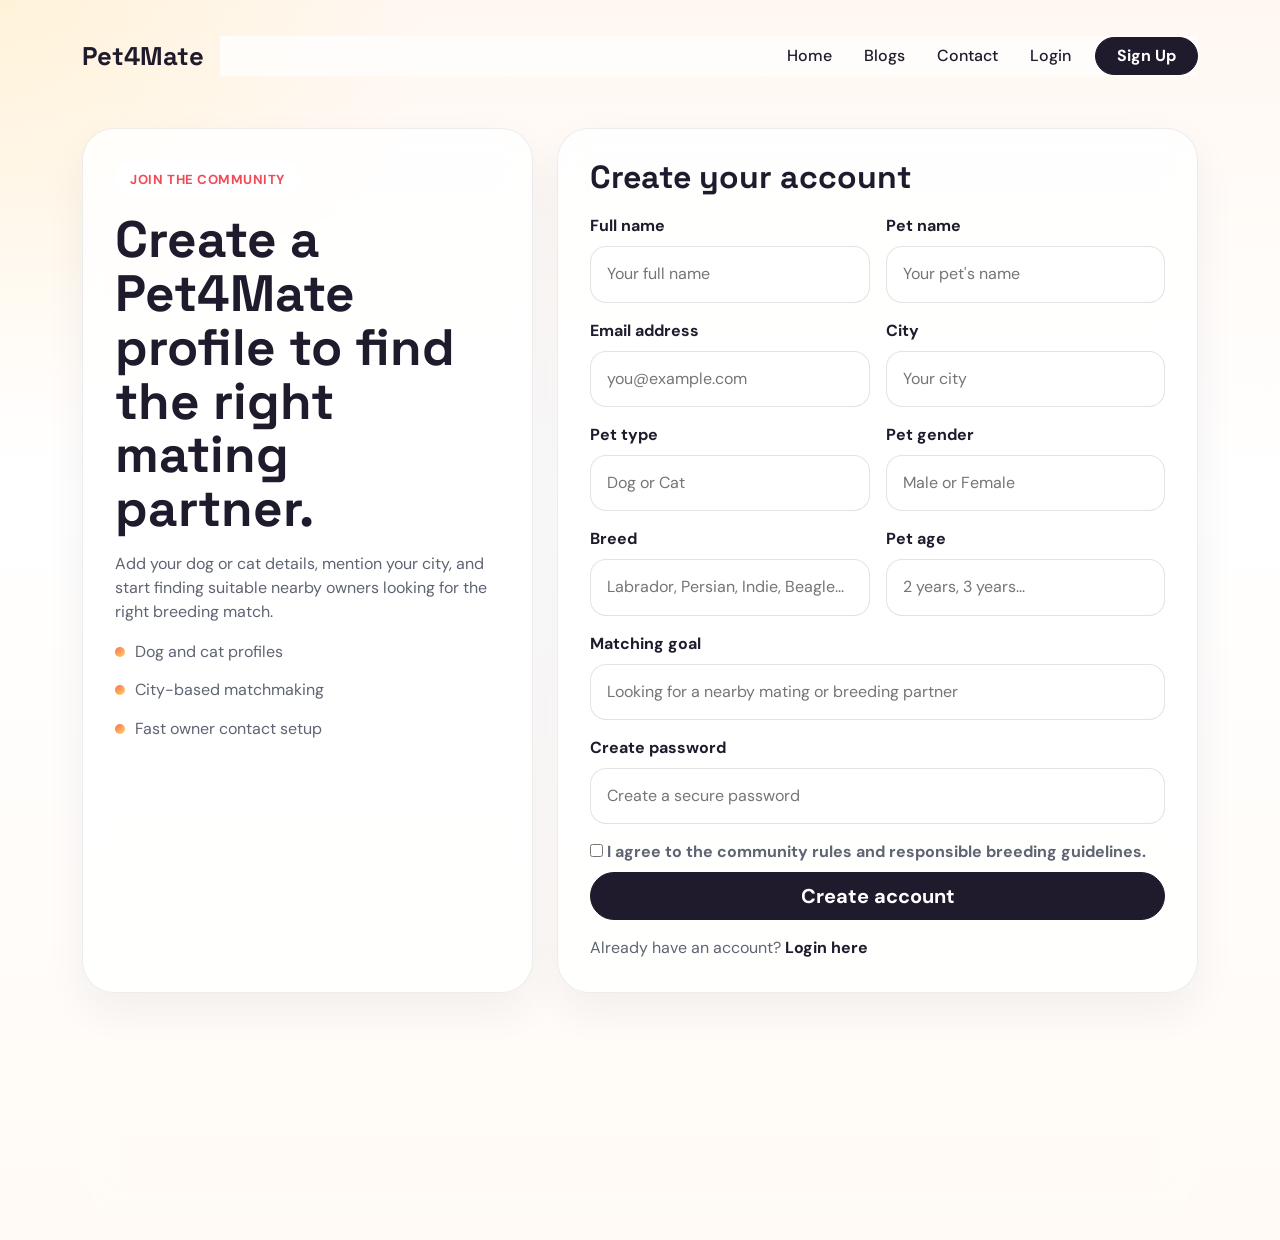
<file: signup.html>
<!DOCTYPE html>
<html lang="en">
  <head>
    <meta charset="UTF-8" />
    <meta name="viewport" content="width=device-width, initial-scale=1.0" />
    <title>Sign Up | Pet4Mate</title>
    <link rel="preconnect" href="https://fonts.googleapis.com" />
    <link rel="preconnect" href="https://fonts.gstatic.com" crossorigin />
    <link
      href="https://fonts.googleapis.com/css2?family=DM+Sans:wght@400;500;700&family=Space+Grotesk:wght@500;700&display=swap"
      rel="stylesheet"
    />
    <link
      href="https://cdn.jsdelivr.net/npm/bootstrap@5.3.7/dist/css/bootstrap.min.css"
      rel="stylesheet"
    />
    <link rel="stylesheet" href="./style.css" />
  </head>
  <body class="inner-page">
    <div class="container py-4">
      <nav class="navbar navbar-expand-lg px-0">
        <a class="navbar-brand brand-mark" href="./index.html">Pet4Mate</a>
        <button
          class="navbar-toggler custom-toggler border-0 shadow-none"
          type="button"
          data-bs-toggle="collapse"
          data-bs-target="#mainNav"
          aria-controls="mainNav"
          aria-expanded="false"
          aria-label="Toggle navigation"
        >
          <span class="menu-icon"><span></span><span></span><span></span></span>
        </button>
        <div id="mainNav" class="collapse navbar-collapse">
          <ul class="navbar-nav ms-auto align-items-lg-center gap-lg-3">
            <li class="nav-item"><a class="nav-link" href="./index.html">Home</a></li>
            <li class="nav-item"><a class="nav-link" href="./blogs.html">Blogs</a></li>
            <li class="nav-item"><a class="nav-link" href="./contact.html">Contact</a></li>
            <li class="nav-item"><a class="nav-link" href="./login.html">Login</a></li>
            <li class="nav-item"><a class="btn btn-dark rounded-pill nav-cta" href="./signup.html">Sign Up</a></li>
          </ul>
        </div>
      </nav>
    </div>

    <main class="section-space pt-3">
      <div class="container">
        <div class="row g-4 align-items-stretch">
          <div class="col-lg-5">
            <section class="info-panel h-100">
              <span class="section-tag">Join the community</span>
              <h1 class="inner-title">Create a Pet4Mate profile to find the right mating partner.</h1>
              <p>
                Add your dog or cat details, mention your city, and start finding
                suitable nearby owners looking for the right breeding match.
              </p>
              <div class="mini-list">
                <span>Dog and cat profiles</span>
                <span>City-based matchmaking</span>
                <span>Fast owner contact setup</span>
              </div>
            </section>
          </div>
          <div class="col-lg-7">
            <section class="form-card h-100">
              <h2>Create your account</h2>
              <form id="signupForm" class="app-form" action="./login.html">
                <p id="signupMessage" class="form-message" aria-live="polite"></p>
                <div class="two-col">
                  <div>
                    <label for="fullName">Full name</label>
                    <input id="fullName" type="text" placeholder="Your full name" required />
                  </div>
                  <div>
                    <label for="petName">Pet name</label>
                    <input id="petName" type="text" placeholder="Your pet's name" required />
                  </div>
                </div>

                <div class="two-col">
                  <div>
                    <label for="signupEmail">Email address</label>
                    <input id="signupEmail" type="email" placeholder="you@example.com" required />
                  </div>
                  <div>
                    <label for="city">City</label>
                    <input id="city" type="text" placeholder="Your city" required />
                  </div>
                </div>

                <div class="two-col">
                  <div>
                    <label for="petType">Pet type</label>
                    <input id="petType" type="text" placeholder="Dog or Cat" required />
                  </div>
                  <div>
                    <label for="petGender">Pet gender</label>
                    <input id="petGender" type="text" placeholder="Male or Female" required />
                  </div>
                </div>

                <div class="two-col">
                  <div>
                    <label for="breed">Breed</label>
                    <input id="breed" type="text" placeholder="Labrador, Persian, Indie, Beagle..." required />
                  </div>
                  <div>
                    <label for="petAge">Pet age</label>
                    <input id="petAge" type="text" placeholder="2 years, 3 years..." required />
                  </div>
                </div>

                <label for="matchGoal">Matching goal</label>
                <input id="matchGoal" type="text" placeholder="Looking for a nearby mating or breeding partner" required />

                <label for="signupPassword">Create password</label>
                <input id="signupPassword" type="password" placeholder="Create a secure password" required />

                <label class="check-row" for="termsCheck">
                  <input id="termsCheck" type="checkbox" required />
                  <span>I agree to the community rules and responsible breeding guidelines.</span>
                </label>

                <button class="btn btn-dark btn-lg rounded-pill w-100" type="submit">Create account</button>
              </form>
              <p class="form-meta">
                Already have an account?
                <a class="text-link" href="./login.html">Login here</a>
              </p>
            </section>
          </div>
        </div>
      </div>
    </main>

    <section class="footer-section pb-4">
      <div class="container">
        <div class="footer-card">
          <div class="footer-bottom footer-bottom-single">
            <span>&copy; 2026 Pet4Mate</span>
            <span><a class="text-link" href="./blogs.html">Read the blog</a></span>
          </div>
        </div>
      </div>
    </section>

    <script src="https://cdn.jsdelivr.net/npm/bootstrap@5.3.7/dist/js/bootstrap.bundle.min.js"></script>
    <script src="./index.js"></script>
  </body>
</html>
</file>
<file: style.css>
:root {
  --bg: #fffaf5;
  --surface: rgba(255, 255, 255, 0.82);
  --surface-strong: #ffffff;
  --surface-soft: #fff3eb;
  --text: #1f1b2d;
  --muted: #5f6473;
  --line: rgba(31, 27, 45, 0.08);
  --brand: #ff6b4a;
  --brand-deep: #f04b57;
  --brand-soft: #ffe0d0;
  --accent: #ffd86b;
  --shadow: 0 24px 60px rgba(31, 27, 45, 0.12);
  --radius-xl: 32px;
  --radius-lg: 24px;
  --radius-md: 18px;
}

* {
  box-sizing: border-box;
}

html {
  scroll-behavior: smooth;
  overflow-x: hidden;
}

body {
  margin: 0;
  overflow-x: hidden;
  font-family: "DM Sans", sans-serif;
  color: var(--text);
  background:
    radial-gradient(circle at top left, rgba(255, 216, 107, 0.18), transparent 24%),
    linear-gradient(180deg, #fff8f2 0%, #ffffff 40%, #fffaf5 100%);
}

img {
  display: block;
  max-width: 100%;
}

a {
  text-decoration: none;
}

.section-space {
  padding: 5.5rem 0;
}

.section-tag,
.eyebrow {
  display: inline-flex;
  align-items: center;
  gap: 0.4rem;
  padding: 0.45rem 0.9rem;
  border-radius: 999px;
  background: rgba(255, 255, 255, 0.7);
  border: 1px solid rgba(255, 255, 255, 0.45);
  backdrop-filter: blur(14px);
  font-size: 0.82rem;
  font-weight: 700;
  letter-spacing: 0.04em;
  text-transform: uppercase;
  color: var(--brand-deep);
}

.section-heading {
  max-width: 720px;
  margin: 0 auto 2.75rem;
}

.section-heading h2,
.testimonial-card h2,
.footer-card h2,
.inner-title,
.form-card h2,
.info-panel h2,
.feature-story h2 {
  font-family: "Space Grotesk", sans-serif;
  font-weight: 700;
  line-height: 1.05;
}

.section-heading h2 {
  font-size: clamp(2rem, 3vw, 3.2rem);
  margin: 1rem 0 0.85rem;
}

.inner-title {
  font-size: clamp(2.2rem, 4vw, 3.5rem);
  margin: 1rem 0 1rem;
}

.inner-title-centered {
  max-width: 720px;
  margin-inline: auto;
}

.section-heading p,
.hero-copy,
.footer-card p,
.testimonial-person span,
.form-meta,
.info-panel p,
.blog-card p,
.feature-story p,
.footer-note {
  color: var(--muted);
}

.hero-section,
.inner-page {
  position: relative;
  isolation: isolate;
}

.hero-section {
  padding-bottom: 2.5rem;
  overflow: hidden;
}

.hero-glow {
  position: absolute;
  border-radius: 50%;
  filter: blur(10px);
  z-index: -1;
}

.hero-glow-one {
  width: 280px;
  height: 280px;
  top: 30px;
  left: -80px;
  background: rgba(255, 216, 107, 0.45);
}

.hero-glow-two {
  width: 360px;
  height: 360px;
  right: -120px;
  top: 120px;
  background: rgba(255, 107, 74, 0.16);
}

.navbar {
  padding-top: 0.5rem;
}

.brand-mark {
  font-family: "Space Grotesk", sans-serif;
  font-size: 1.6rem;
  font-weight: 700;
  color: var(--text);
}

.nav-link {
  color: var(--text);
  font-weight: 500;
}

.nav-link:hover,
.brand-mark:hover,
.active-link,
.text-link:hover {
  color: var(--brand-deep);
}

.nav-cta {
  padding-inline: 1.3rem;
}

.user-nav {
  display: flex;
  align-items: center;
  gap: 0.8rem;
}

.user-name {
  max-width: 180px;
  padding: 0.45rem 0.85rem;
  border-radius: 999px;
  background: rgba(255, 255, 255, 0.72);
  border: 1px solid var(--line);
  color: var(--text);
  font-weight: 700;
  overflow: hidden;
  text-overflow: ellipsis;
  white-space: nowrap;
}

.logout-btn {
  padding: 0.45rem 1rem;
  font-weight: 700;
}

.custom-toggler {
  padding: 0.4rem 0;
}

.menu-icon {
  display: inline-flex;
  flex-direction: column;
  gap: 5px;
}

.menu-icon span {
  width: 24px;
  height: 2px;
  background: var(--text);
  border-radius: 99px;
}

.hero-content {
  min-height: calc(100vh - 110px);
  padding-top: 2rem;
}

.hero-title {
  margin: 1rem 0 1rem;
  font-family: "Space Grotesk", sans-serif;
  font-size: clamp(2.8rem, 6vw, 5rem);
  line-height: 0.95;
  letter-spacing: -0.04em;
}

.hero-copy {
  max-width: 580px;
  font-size: 1.08rem;
  line-height: 1.8;
  margin-bottom: 1.75rem;
}

.hero-stats {
  margin-top: 1.75rem;
}

.stat-card,
.step-card,
.blog-card,
.form-card,
.info-panel,
.feature-story {
  border: 1px solid var(--line);
  border-radius: var(--radius-xl);
  background: var(--surface);
  backdrop-filter: blur(16px);
  box-shadow: 0 18px 40px rgba(31, 27, 45, 0.06);
}

.stat-card {
  display: flex;
  flex-direction: column;
  gap: 0.2rem;
  padding: 1.15rem 1rem;
  min-height: 100%;
}

.stat-card strong {
  font-size: 1.4rem;
}

.stat-card span {
  color: var(--muted);
  font-size: 0.95rem;
}

.hero-visual {
  position: relative;
  display: flex;
  align-items: center;
  justify-content: center;
  min-height: 620px;
  padding-inline: 1rem;
}

.phone-shell {
  width: min(100%, 430px);
  padding: 1.2rem;
  border-radius: 40px;
  background: linear-gradient(180deg, rgba(255, 255, 255, 0.92), rgba(255, 255, 255, 0.72));
  border: 1px solid rgba(255, 255, 255, 0.7);
  box-shadow: var(--shadow);
  backdrop-filter: blur(18px);
}

.phone-shell img {
  width: 100%;
}

.hero-photo-card {
  position: absolute;
  left: 0;
  bottom: 3rem;
  width: min(250px, 44%);
  overflow: hidden;
  border-radius: 28px;
  background: var(--surface-strong);
  box-shadow: 0 18px 44px rgba(31, 27, 45, 0.18);
}

.hero-photo-card img {
  width: 100%;
  height: 240px;
  object-fit: cover;
}

.photo-badge {
  padding: 1rem 1rem 1.1rem;
}

.photo-badge span,
.pricing-label,
.partners-panel p,
.blog-kicker {
  display: block;
  color: var(--muted);
  font-size: 0.82rem;
  text-transform: uppercase;
  letter-spacing: 0.06em;
}

.photo-badge strong {
  display: block;
  margin-top: 0.35rem;
  font-size: 1.1rem;
}

.feature-card,
.pricing-card,
.testimonial-card,
.footer-card,
.partners-panel {
  border: 1px solid var(--line);
  border-radius: var(--radius-xl);
  background: var(--surface);
  backdrop-filter: blur(16px);
  box-shadow: 0 18px 40px rgba(31, 27, 45, 0.06);
}

.feature-card,
.pricing-card,
.blog-card,
.step-card,
.form-card,
.info-panel {
  padding: 2rem;
}

.feature-card,
.pricing-card,
.blog-card {
  transition: transform 0.25s ease, box-shadow 0.25s ease;
}

.feature-card:hover,
.pricing-card:hover,
.blog-card:hover {
  transform: translateY(-6px);
  box-shadow: 0 24px 52px rgba(31, 27, 45, 0.1);
}

.feature-icon {
  width: 64px;
  height: 64px;
  display: grid;
  place-items: center;
  margin-bottom: 1.25rem;
  border-radius: 20px;
  background: linear-gradient(135deg, var(--brand-soft), rgba(255, 216, 107, 0.8));
  color: var(--brand-deep);
}

.feature-card h3,
.pricing-card h3,
.blog-card h3,
.step-card h3 {
  margin-bottom: 0.75rem;
  font-family: "Space Grotesk", sans-serif;
  font-size: 1.5rem;
}

.feature-card p,
.step-card p,
.blog-card p {
  margin-bottom: 0;
  color: var(--muted);
  line-height: 1.75;
}

.section-soft {
  background: linear-gradient(180deg, rgba(255, 224, 208, 0.28), rgba(255, 255, 255, 0));
}

.step-number {
  display: inline-flex;
  margin-bottom: 1rem;
  font-family: "Space Grotesk", sans-serif;
  font-size: 2rem;
  color: var(--brand-deep);
}

.testimonial-card {
  padding: 2.2rem;
}

.testimonial-card h2 {
  font-size: clamp(2rem, 3vw, 3rem);
  margin: 1rem 0 1.5rem;
}

.testimonial-person {
  display: flex;
  align-items: center;
  gap: 1rem;
}

.testimonial-person img {
  width: 72px;
  height: 72px;
  border-radius: 50%;
  object-fit: cover;
}

.testimonial-person strong,
.footer-bottom span:first-child {
  display: block;
}

.partners-panel {
  height: 100%;
  padding: 1.8rem;
}

.partners-grid {
  display: grid;
  grid-template-columns: repeat(2, minmax(0, 1fr));
  gap: 1.25rem;
  align-items: center;
  margin-top: 1rem;
}

.partners-grid img {
  width: 100%;
  max-height: 34px;
  object-fit: contain;
  filter: grayscale(1);
  opacity: 0.72;
}

.pricing-card {
  height: 100%;
}

.pricing-card.featured {
  background: linear-gradient(180deg, rgba(255, 107, 74, 0.08), rgba(255, 255, 255, 0.88));
  border-color: rgba(240, 75, 87, 0.18);
}

.price-value {
  margin-bottom: 1.3rem;
  font-family: "Space Grotesk", sans-serif;
  font-size: 3rem;
  font-weight: 700;
  line-height: 1;
}

.price-value span {
  font-size: 1rem;
  color: var(--muted);
  font-family: "DM Sans", sans-serif;
  font-weight: 500;
  margin-left: 0.35rem;
}

.pricing-list {
  margin: 0 0 1.6rem;
  padding: 0;
  list-style: none;
}

.pricing-list li {
  position: relative;
  padding-left: 1.5rem;
  margin-bottom: 0.85rem;
  color: var(--muted);
}

.pricing-list li::before {
  content: "";
  position: absolute;
  left: 0;
  top: 0.62rem;
  width: 8px;
  height: 8px;
  border-radius: 50%;
  background: var(--brand);
}

.blog-card {
  height: 100%;
}

.text-link {
  color: var(--text);
  font-weight: 700;
}

.footer-section {
  padding-top: 1rem;
}

.footer-card {
  padding: 2.3rem;
  background:
    radial-gradient(circle at top right, rgba(255, 216, 107, 0.26), transparent 28%),
    rgba(255, 255, 255, 0.82);
}

.footer-title {
  margin-bottom: 1rem;
  font-family: "Space Grotesk", sans-serif;
  font-size: 1.1rem;
}

.footer-links {
  display: flex;
  flex-wrap: wrap;
  gap: 1rem 1.4rem;
}

.footer-links-column {
  flex-direction: column;
  gap: 0.8rem;
}

.footer-links a {
  color: var(--text);
  font-weight: 500;
}

.footer-links a:hover {
  color: var(--brand-deep);
}

.footer-bottom {
  display: flex;
  justify-content: space-between;
  gap: 1rem;
  margin-top: 2.2rem;
  padding-top: 1.2rem;
  border-top: 1px solid var(--line);
  color: var(--muted);
  font-size: 0.95rem;
}

.footer-bottom-single {
  margin-top: 0;
}

.inner-page .navbar-collapse {
  background: rgba(255, 255, 255, 0.78);
}

.form-card h2,
.info-panel h2 {
  margin-bottom: 1.2rem;
  font-size: 2rem;
}

.app-form label {
  display: block;
  margin-bottom: 0.5rem;
  font-weight: 700;
}

.app-form input,
.app-form textarea {
  width: 100%;
  padding: 0.95rem 1rem;
  margin-bottom: 1rem;
  border: 1px solid rgba(31, 27, 45, 0.12);
  border-radius: 16px;
  background: #fff;
  color: var(--text);
}

.app-form input:focus,
.app-form textarea:focus {
  outline: 2px solid rgba(240, 75, 87, 0.18);
  border-color: rgba(240, 75, 87, 0.3);
}

.two-col {
  display: grid;
  grid-template-columns: repeat(2, minmax(0, 1fr));
  gap: 1rem;
}

.form-row {
  display: flex;
  align-items: center;
  justify-content: space-between;
  gap: 1rem;
  margin-bottom: 1.25rem;
}

.check-row {
  display: inline-flex;
  align-items: center;
  gap: 0.75rem;
  margin-bottom: 1.25rem;
  color: var(--muted);
  font-weight: 500;
}

.check-row input {
  width: auto;
  margin: 0;
}

.form-meta {
  margin: 1rem 0 0;
}

.form-message {
  display: none;
  margin: 0 0 1rem;
  padding: 0.85rem 1rem;
  border-radius: 16px;
  font-weight: 700;
  line-height: 1.45;
}

.form-message.success,
.form-message.error {
  display: block;
}

.form-message.success {
  color: #17613a;
  background: rgba(39, 174, 96, 0.12);
  border: 1px solid rgba(39, 174, 96, 0.2);
}

.form-message.error {
  color: #9f2634;
  background: rgba(240, 75, 87, 0.12);
  border: 1px solid rgba(240, 75, 87, 0.2);
}

.mini-list {
  display: grid;
  gap: 0.9rem;
}

.mini-list span {
  display: flex;
  align-items: center;
  gap: 0.65rem;
  color: var(--muted);
}

.mini-list span::before {
  content: "";
  width: 10px;
  height: 10px;
  border-radius: 50%;
  background: linear-gradient(135deg, var(--brand), var(--accent));
  flex: 0 0 auto;
}

.stack-grid {
  display: grid;
  gap: 1.5rem;
}

.feature-story {
  padding: 1.5rem;
}

.feature-story-image {
  width: 100%;
  height: 100%;
  min-height: 320px;
  object-fit: cover;
  border-radius: 24px;
}

.btn {
  font-weight: 700;
  border-width: 1.5px;
}

.btn-dark {
  background-color: var(--text);
  border-color: var(--text);
}

.btn-dark:hover {
  background-color: #111;
  border-color: #111;
}

.btn-outline-dark:hover {
  background-color: var(--text);
}

@media (max-width: 991.98px) {
  .hero-content {
    min-height: auto;
    padding-top: 1.5rem;
  }

  .hero-visual {
    min-height: auto;
    padding-top: 1rem;
    flex-direction: column;
    gap: 1rem;
  }

  .hero-photo-card {
    position: relative;
    left: auto;
    bottom: auto;
    width: min(280px, 85%);
    margin-inline: auto;
  }

  .navbar-collapse {
    margin-top: 1rem;
    padding: 1rem;
    border-radius: 20px;
    background: rgba(255, 255, 255, 0.92);
    border: 1px solid var(--line);
  }

  .user-nav {
    align-items: stretch;
    flex-direction: column;
    gap: 0.7rem;
    padding-top: 0.6rem;
  }

  .user-name,
  .logout-btn {
    width: 100%;
  }

  .user-name {
    max-width: none;
    text-align: center;
  }
}

@media (max-width: 767.98px) {
  .section-space {
    padding: 4rem 0;
  }

  .hero-title {
    font-size: clamp(2.4rem, 10vw, 3.5rem);
  }

  .hero-copy {
    font-size: 1rem;
  }

  .phone-shell {
    width: min(100%, 330px);
    padding: 0.9rem;
    border-radius: 30px;
  }

  .hero-photo-card img {
    height: 180px;
  }

  .feature-card,
  .pricing-card,
  .testimonial-card,
  .footer-card,
  .partners-panel,
  .blog-card,
  .step-card,
  .form-card,
  .info-panel,
  .feature-story {
    border-radius: 24px;
  }

  .footer-bottom,
  .form-row {
    flex-direction: column;
  }

  .footer-bottom {
    align-items: flex-start;
  }

  .two-col {
    grid-template-columns: 1fr;
  }
}

@media (max-width: 575.98px) {
  html,
  body {
    width: 100%;
    max-width: 100%;
  }

  .container {
    padding-inline: 1.15rem;
  }

  .hero-actions .btn,
  .hero-stats .col-sm-4 {
    width: 100%;
  }

  .hero-visual {
    padding-inline: 0;
    width: 100%;
    max-width: 100%;
  }

  .phone-shell {
    width: 100%;
    max-width: 290px;
  }

  .hero-photo-card {
    width: 100%;
    max-width: 240px;
  }

  .partners-grid {
    grid-template-columns: 1fr;
  }

  .price-value {
    font-size: 2.5rem;
  }

  .feature-story-image {
    min-height: 220px;
  }

  .footer-card,
  .feature-card,
  .pricing-card,
  .blog-card,
  .step-card,
  .form-card,
  .info-panel {
    padding: 1.4rem;
  }

  .footer-section {
    padding-top: 0;
  }

  .footer-card {
    border-radius: 24px;
  }

  .footer-card .row {
    --bs-gutter-y: 1.7rem;
  }

  .footer-card p {
    margin-bottom: 0;
    line-height: 1.7;
  }

  .footer-title {
    margin-bottom: 0.7rem;
  }

  .footer-links-column {
    gap: 0.55rem;
  }

  .footer-links a,
  .footer-note {
    max-width: 100%;
    overflow-wrap: anywhere;
    line-height: 1.55;
  }

  .footer-links a {
    display: inline-flex;
    padding-block: 0.15rem;
  }

  .footer-bottom {
    gap: 0.45rem;
    margin-top: 1.6rem;
    padding-top: 1rem;
    line-height: 1.55;
  }
}
</file>
